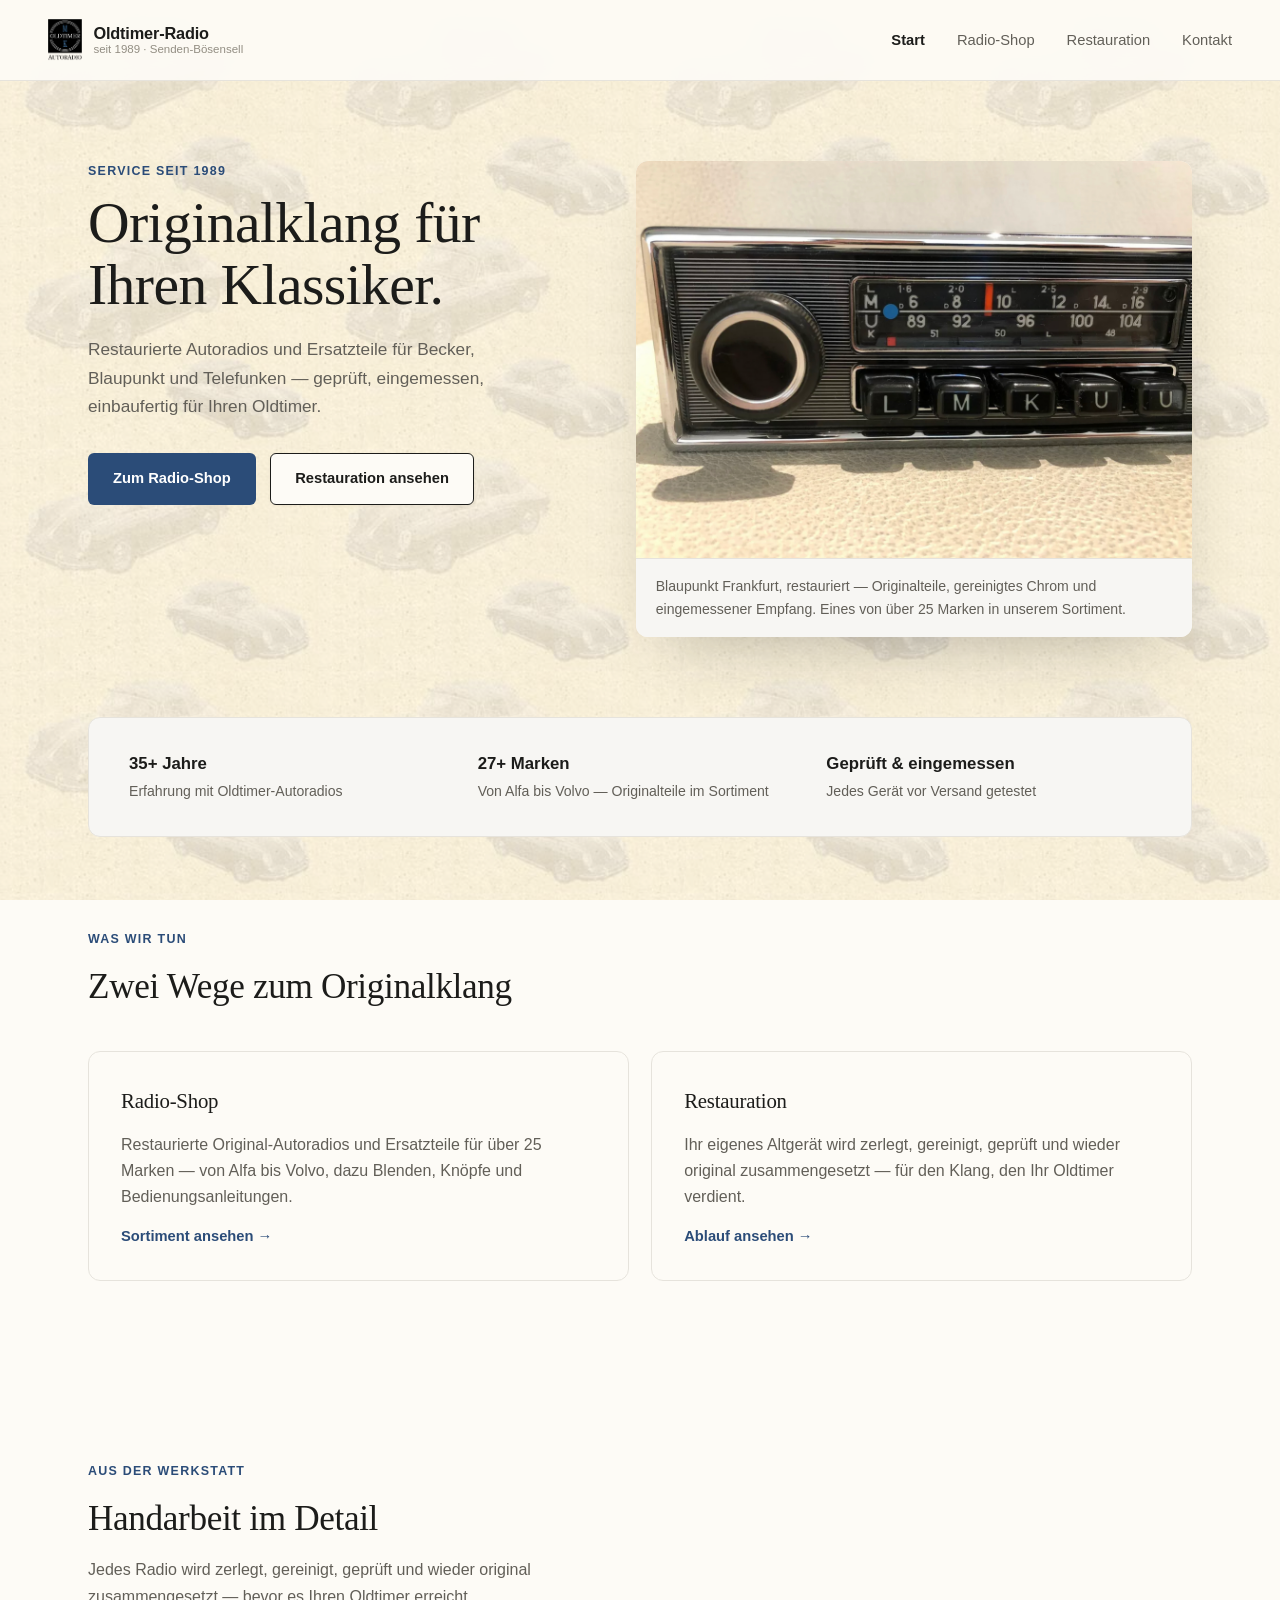
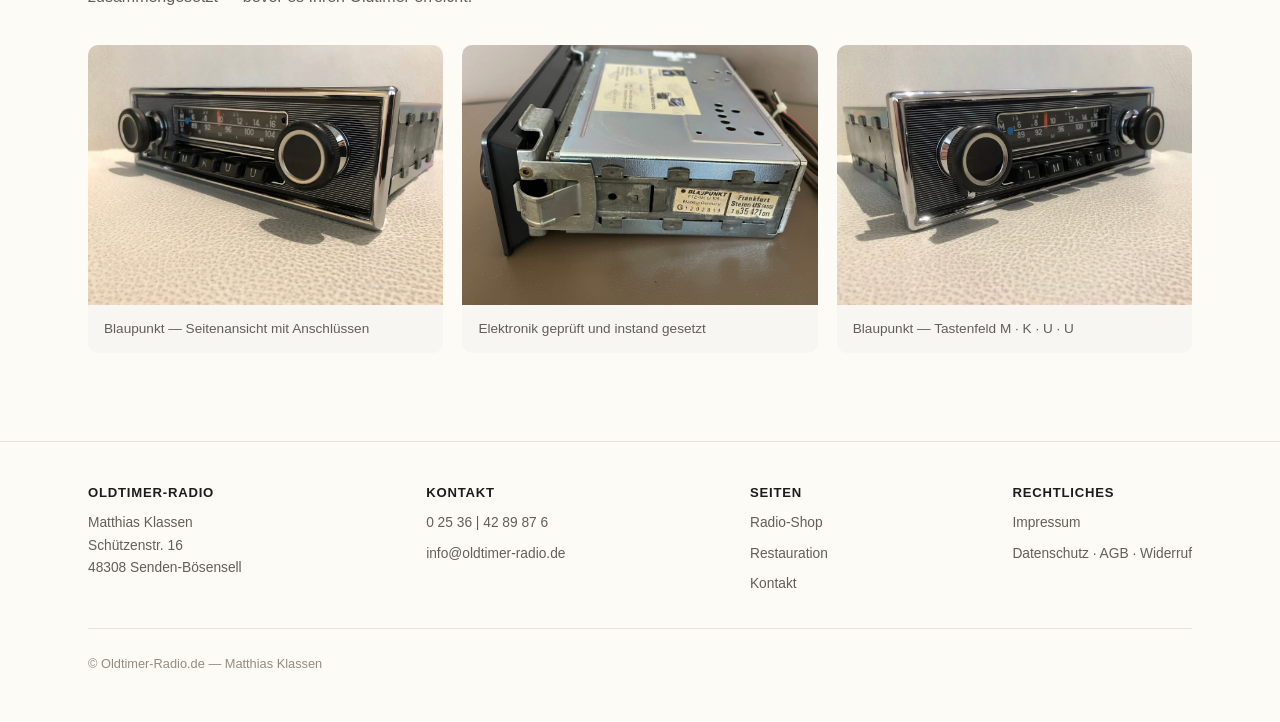
<file: index.html>
<!DOCTYPE html>
<html lang="de">
<head>
<meta charset="UTF-8">
<title>Oldtimer-Radio.de — Autoradios mit Geschichte</title>
<meta name="viewport" content="width=device-width, initial-scale=1.0">
<meta name="description" content="Der freundliche Service rund um das Oldtimer-Autoradio: originale Radios, Ersatzteile und liebevolle Restauration für Becker, Blaupunkt, Telefunken und viele mehr.">
<link rel="stylesheet" href="css/site.css">
</head>
<body>

<nav class="nav">
  <a class="brand" href="index.html">
    <img src="images/logo-mk.png" alt="Oldtimer-Radio Logo">
    <span class="brand-text"><strong>Oldtimer-Radio</strong><span>seit 1989 · Senden-Bösensell</span></span>
  </a>
  <ul class="navlinks">
    <li><a href="index.html" aria-current="page">Start</a></li>
    <li><a href="shop.html">Radio-Shop</a></li>
    <li><a href="restauration.html">Restauration</a></li>
    <li><a href="kontakt.html">Kontakt</a></li>
  </ul>
</nav>

<div class="wrap">
  <section class="hero">
    <div class="hero-grid">
      <div>
        <div class="eyebrow">Service seit 1989</div>
        <h1>Originalklang für Ihren Klassiker.</h1>
        <p class="lede">Restaurierte Autoradios und Ersatzteile für Becker, Blaupunkt und Telefunken — geprüft, eingemessen, einbaufertig für Ihren Oldtimer.</p>
        <div class="btnrow">
          <a class="btn primary" href="shop.html">Zum Radio-Shop</a>
          <a class="btn ghost" href="restauration.html">Restauration ansehen</a>
        </div>
      </div>
      <figure class="hero-figure">
        <img class="hero-photo" src="images/produkte/becker-hero.jpg" alt="Restauriertes Blaupunkt Autoradio, Chrom und Cremeton, Frontansicht schräg">
        <figcaption class="hero-caption">Blaupunkt Frankfurt, restauriert — Originalteile, gereinigtes Chrom und eingemessener Empfang. Eines von über 25 Marken in unserem Sortiment.</figcaption>
      </figure>
    </div>

    <div class="facts">
      <div class="fact"><strong>35+ Jahre</strong><span>Erfahrung mit Oldtimer-Autoradios</span></div>
      <div class="fact"><strong>27+ Marken</strong><span>Von Alfa bis Volvo — Original­teile im Sortiment</span></div>
      <div class="fact"><strong>Geprüft & eingemessen</strong><span>Jedes Gerät vor Versand getestet</span></div>
    </div>
  </section>

  <section class="block">
    <div class="section-head">
      <span class="eyebrow">Was wir tun</span>
      <h2>Zwei Wege zum Originalklang</h2>
    </div>
    <div class="teaser-grid">
      <div class="teaser-card">
        <h3>Radio-Shop</h3>
        <p>Restaurierte Original-Autoradios und Ersatzteile für über 25 Marken — von Alfa bis Volvo, dazu Blenden, Knöpfe und Bedienungsanleitungen.</p>
        <a href="shop.html">Sortiment ansehen →</a>
      </div>
      <div class="teaser-card">
        <h3>Restauration</h3>
        <p>Ihr eigenes Altgerät wird zerlegt, gereinigt, geprüft und wieder original zusammengesetzt — für den Klang, den Ihr Oldtimer verdient.</p>
        <a href="restauration.html">Ablauf ansehen →</a>
      </div>
    </div>
  </section>

  <section class="block">
    <div class="section-head">
      <span class="eyebrow">Aus der Werkstatt</span>
      <h2>Handarbeit im Detail</h2>
      <p>Jedes Radio wird zerlegt, gereinigt, geprüft und wieder original zusammengesetzt — bevor es Ihren Oldtimer erreicht.</p>
    </div>
    <div class="gallery-grid">
      <figure>
        <img src="images/produkte/blaupunkt-seite.jpg" alt="Blaupunkt Autoradio seitlich fotografiert">
        <figcaption>Blaupunkt — Seitenansicht mit Anschlüssen</figcaption>
      </figure>
      <figure>
        <img src="images/produkte/blaupunkt-technik.jpg" alt="Blaupunkt Autoradio, Rückansicht mit Typenschild und Anschlüssen">
        <figcaption>Elektronik geprüft und instand gesetzt</figcaption>
      </figure>
      <figure>
        <img src="images/produkte/blaupunkt-detail.jpg" alt="Blaupunkt Autoradio, Nahaufnahme Tastenfeld und Skala">
        <figcaption>Blaupunkt — Tastenfeld M · K · U · U</figcaption>
      </figure>
    </div>
  </section>
</div>

<footer>
  <div class="wrap">
    <div class="footer-row">
      <div class="footer-col">
        <strong>Oldtimer-Radio</strong>
        <span>Matthias Klassen<br>Schützenstr. 16<br>48308 Senden-Bösensell</span>
      </div>
      <div class="footer-col">
        <strong>Kontakt</strong>
        <a href="tel:+4925364289876">0 25 36 | 42 89 87 6</a>
        <a href="mailto:info@oldtimer-radio.de">info@oldtimer-radio.de</a>
      </div>
      <div class="footer-col">
        <strong>Seiten</strong>
        <a href="shop.html">Radio-Shop</a>
        <a href="restauration.html">Restauration</a>
        <a href="kontakt.html">Kontakt</a>
      </div>
      <div class="footer-col">
        <strong>Rechtliches</strong>
        <a href="impressum.html">Impressum</a>
        <a href="gesetzliches.html">Datenschutz · AGB · Widerruf</a>
      </div>
    </div>
    <div class="footer-bottom">© Oldtimer-Radio.de — Matthias Klassen</div>
  </div>
</footer>

</body>
</html>
</file>
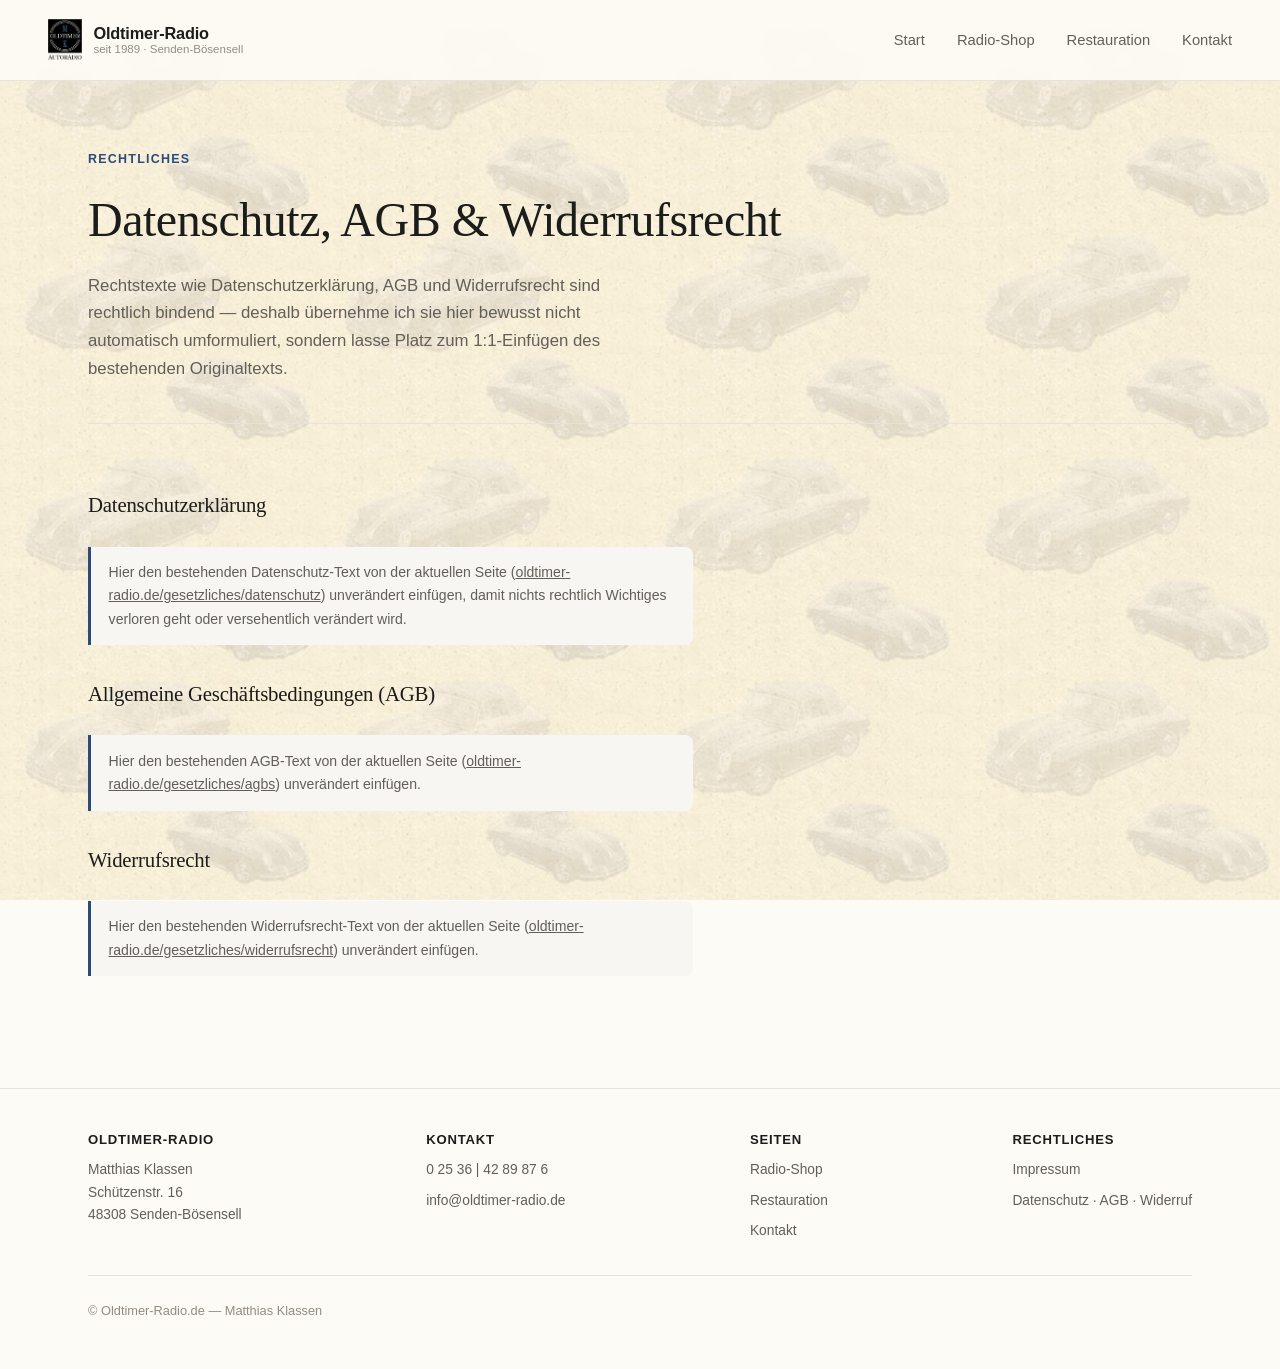
<file: gesetzliches.html>
<!DOCTYPE html>
<html lang="de">
<head>
<meta charset="UTF-8">
<title>Datenschutz, AGB & Widerrufsrecht — Oldtimer-Radio.de</title>
<meta name="viewport" content="width=device-width, initial-scale=1.0">
<link rel="stylesheet" href="css/site.css">
</head>
<body>

<nav class="nav">
  <a class="brand" href="index.html">
    <img src="images/logo-mk.png" alt="Oldtimer-Radio Logo">
    <span class="brand-text"><strong>Oldtimer-Radio</strong><span>seit 1989 · Senden-Bösensell</span></span>
  </a>
  <ul class="navlinks">
    <li><a href="index.html">Start</a></li>
    <li><a href="shop.html">Radio-Shop</a></li>
    <li><a href="restauration.html">Restauration</a></li>
    <li><a href="kontakt.html">Kontakt</a></li>
  </ul>
</nav>

<div class="wrap">
  <header class="page-header">
    <span class="eyebrow">Rechtliches</span>
    <h1>Datenschutz, AGB & Widerrufsrecht</h1>
    <p>Rechtstexte wie Datenschutzerklärung, AGB und Widerrufsrecht sind rechtlich bindend — deshalb übernehme ich sie hier bewusst nicht automatisch umformuliert, sondern lasse Platz zum 1:1-Einfügen des bestehenden Originaltexts.</p>
  </header>

  <section class="block legal" style="padding-top:0">
    <h2>Datenschutzerklärung</h2>
    <div class="placeholder-note">Hier den bestehenden Datenschutz-Text von der aktuellen Seite (<a href="https://oldtimer-radio.de/gesetzliches/datenschutz/" target="_blank" rel="noopener">oldtimer-radio.de/gesetzliches/datenschutz</a>) unverändert einfügen, damit nichts rechtlich Wichtiges verloren geht oder versehentlich verändert wird.</div>

    <h2>Allgemeine Geschäftsbedingungen (AGB)</h2>
    <div class="placeholder-note">Hier den bestehenden AGB-Text von der aktuellen Seite (<a href="https://oldtimer-radio.de/gesetzliches/agbs/" target="_blank" rel="noopener">oldtimer-radio.de/gesetzliches/agbs</a>) unverändert einfügen.</div>

    <h2>Widerrufsrecht</h2>
    <div class="placeholder-note">Hier den bestehenden Widerrufsrecht-Text von der aktuellen Seite (<a href="https://oldtimer-radio.de/gesetzliches/widerrufsrecht/" target="_blank" rel="noopener">oldtimer-radio.de/gesetzliches/widerrufsrecht</a>) unverändert einfügen.</div>
  </section>
</div>

<footer>
  <div class="wrap">
    <div class="footer-row">
      <div class="footer-col">
        <strong>Oldtimer-Radio</strong>
        <span>Matthias Klassen<br>Schützenstr. 16<br>48308 Senden-Bösensell</span>
      </div>
      <div class="footer-col">
        <strong>Kontakt</strong>
        <a href="tel:+4925364289876">0 25 36 | 42 89 87 6</a>
        <a href="mailto:info@oldtimer-radio.de">info@oldtimer-radio.de</a>
      </div>
      <div class="footer-col">
        <strong>Seiten</strong>
        <a href="shop.html">Radio-Shop</a>
        <a href="restauration.html">Restauration</a>
        <a href="kontakt.html">Kontakt</a>
      </div>
      <div class="footer-col">
        <strong>Rechtliches</strong>
        <a href="impressum.html">Impressum</a>
        <a href="gesetzliches.html">Datenschutz · AGB · Widerruf</a>
      </div>
    </div>
    <div class="footer-bottom">© Oldtimer-Radio.de — Matthias Klassen</div>
  </div>
</footer>

</body>
</html>
</file>
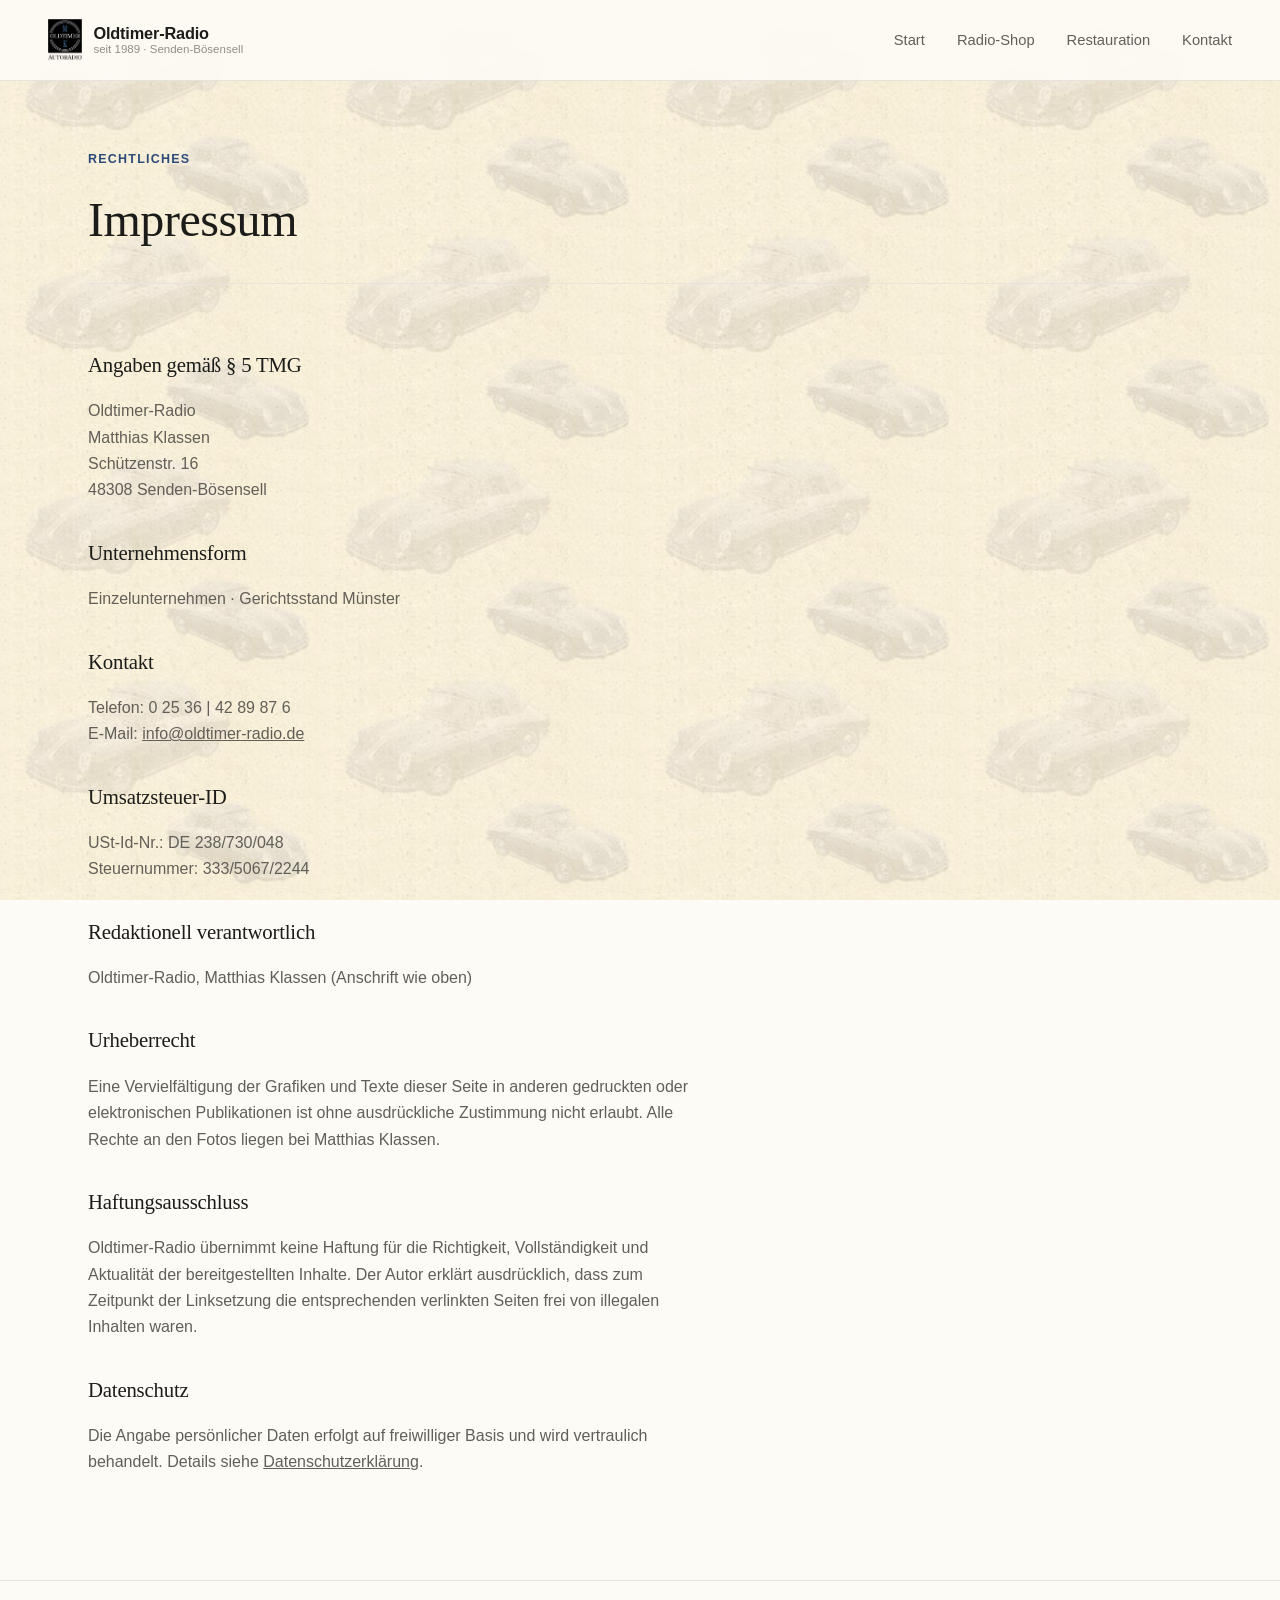
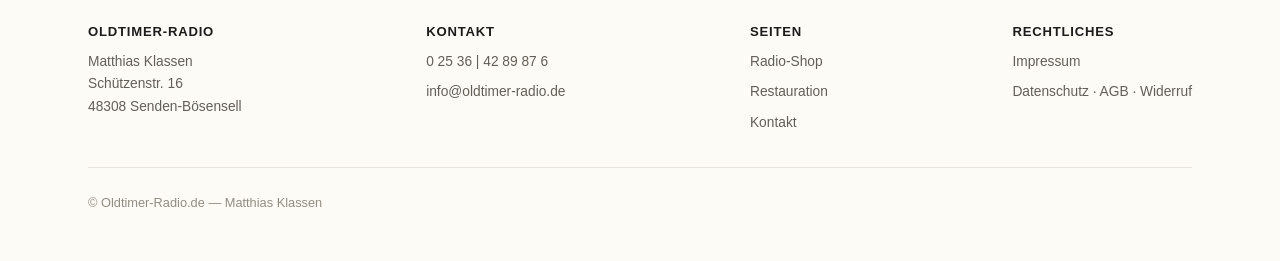
<file: impressum.html>
<!DOCTYPE html>
<html lang="de">
<head>
<meta charset="UTF-8">
<title>Impressum — Oldtimer-Radio.de</title>
<meta name="viewport" content="width=device-width, initial-scale=1.0">
<link rel="stylesheet" href="css/site.css">
</head>
<body>

<nav class="nav">
  <a class="brand" href="index.html">
    <img src="images/logo-mk.png" alt="Oldtimer-Radio Logo">
    <span class="brand-text"><strong>Oldtimer-Radio</strong><span>seit 1989 · Senden-Bösensell</span></span>
  </a>
  <ul class="navlinks">
    <li><a href="index.html">Start</a></li>
    <li><a href="shop.html">Radio-Shop</a></li>
    <li><a href="restauration.html">Restauration</a></li>
    <li><a href="kontakt.html">Kontakt</a></li>
  </ul>
</nav>

<div class="wrap">
  <header class="page-header">
    <span class="eyebrow">Rechtliches</span>
    <h1>Impressum</h1>
  </header>

  <section class="block legal" style="padding-top:0">
    <h2>Angaben gemäß § 5 TMG</h2>
    <p>
      Oldtimer-Radio<br>
      Matthias Klassen<br>
      Schützenstr. 16<br>
      48308 Senden-Bösensell
    </p>

    <h2>Unternehmensform</h2>
    <p>Einzelunternehmen · Gerichtsstand Münster</p>

    <h2>Kontakt</h2>
    <p>
      Telefon: 0 25 36 | 42 89 87 6<br>
      E-Mail: <a href="mailto:info@oldtimer-radio.de">info@oldtimer-radio.de</a>
    </p>

    <h2>Umsatzsteuer-ID</h2>
    <p>USt-Id-Nr.: DE 238/730/048<br>Steuernummer: 333/5067/2244</p>

    <h2>Redaktionell verantwortlich</h2>
    <p>Oldtimer-Radio, Matthias Klassen (Anschrift wie oben)</p>

    <h2>Urheberrecht</h2>
    <p>Eine Vervielfältigung der Grafiken und Texte dieser Seite in anderen gedruckten oder elektronischen Publikationen ist ohne ausdrückliche Zustimmung nicht erlaubt. Alle Rechte an den Fotos liegen bei Matthias Klassen.</p>

    <h2>Haftungsausschluss</h2>
    <p>Oldtimer-Radio übernimmt keine Haftung für die Richtigkeit, Vollständigkeit und Aktualität der bereitgestellten Inhalte. Der Autor erklärt ausdrücklich, dass zum Zeitpunkt der Linksetzung die entsprechenden verlinkten Seiten frei von illegalen Inhalten waren.</p>

    <h2>Datenschutz</h2>
    <p>Die Angabe persönlicher Daten erfolgt auf freiwilliger Basis und wird vertraulich behandelt. Details siehe <a href="gesetzliches.html">Datenschutzerklärung</a>.</p>
  </section>
</div>

<footer>
  <div class="wrap">
    <div class="footer-row">
      <div class="footer-col">
        <strong>Oldtimer-Radio</strong>
        <span>Matthias Klassen<br>Schützenstr. 16<br>48308 Senden-Bösensell</span>
      </div>
      <div class="footer-col">
        <strong>Kontakt</strong>
        <a href="tel:+4925364289876">0 25 36 | 42 89 87 6</a>
        <a href="mailto:info@oldtimer-radio.de">info@oldtimer-radio.de</a>
      </div>
      <div class="footer-col">
        <strong>Seiten</strong>
        <a href="shop.html">Radio-Shop</a>
        <a href="restauration.html">Restauration</a>
        <a href="kontakt.html">Kontakt</a>
      </div>
      <div class="footer-col">
        <strong>Rechtliches</strong>
        <a href="impressum.html">Impressum</a>
        <a href="gesetzliches.html">Datenschutz · AGB · Widerruf</a>
      </div>
    </div>
    <div class="footer-bottom">© Oldtimer-Radio.de — Matthias Klassen</div>
  </div>
</footer>

</body>
</html>
</file>
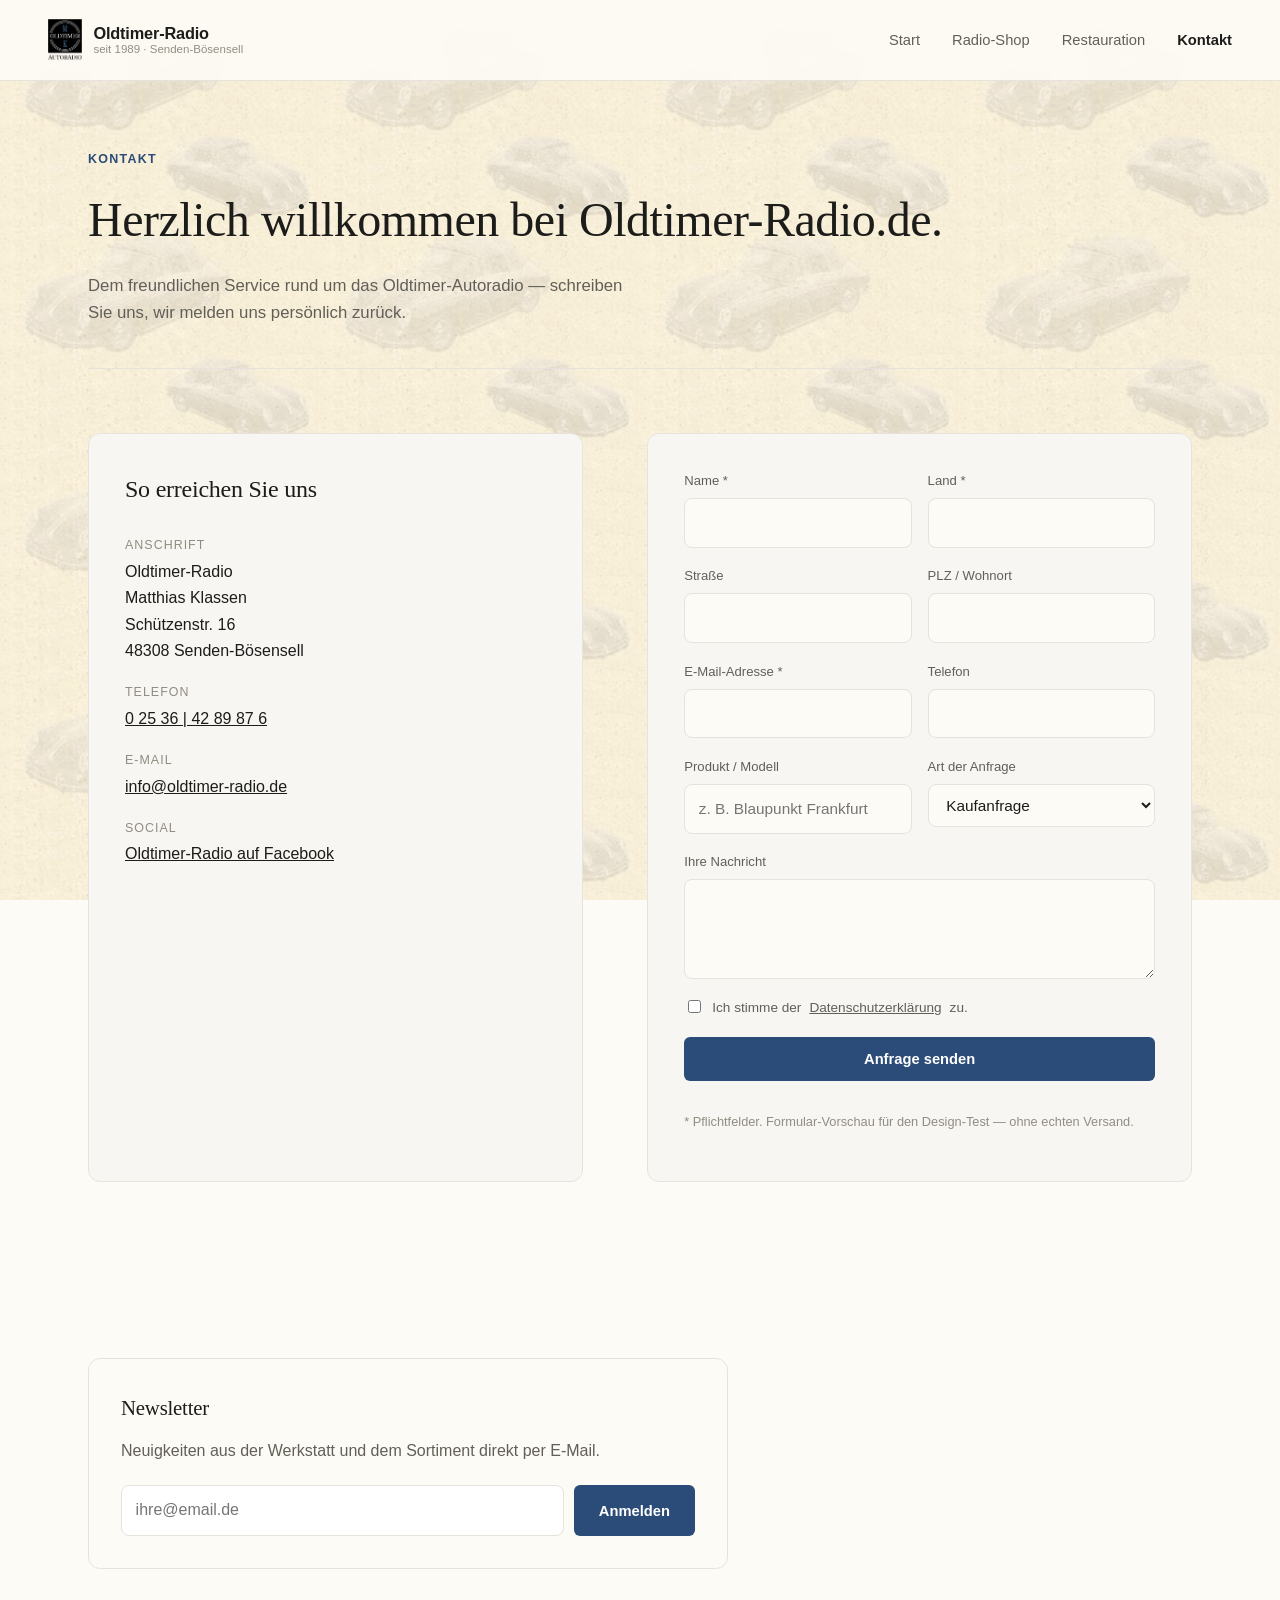
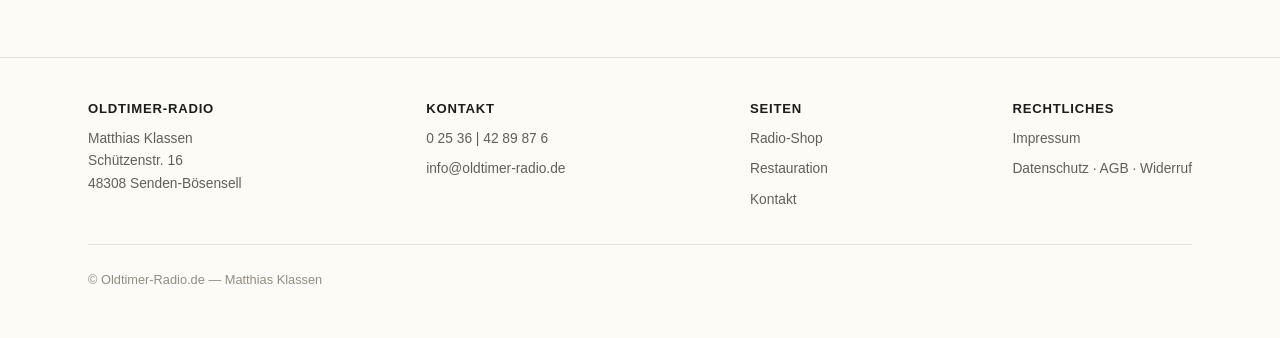
<file: kontakt.html>
<!DOCTYPE html>
<html lang="de">
<head>
<meta charset="UTF-8">
<title>Kontakt — Oldtimer-Radio.de</title>
<meta name="viewport" content="width=device-width, initial-scale=1.0">
<meta name="description" content="Kontaktieren Sie Oldtimer-Radio.de — Matthias Klassen, Senden-Bösensell.">
<link rel="stylesheet" href="css/site.css">
</head>
<body>

<nav class="nav">
  <a class="brand" href="index.html">
    <img src="images/logo-mk.png" alt="Oldtimer-Radio Logo">
    <span class="brand-text"><strong>Oldtimer-Radio</strong><span>seit 1989 · Senden-Bösensell</span></span>
  </a>
  <ul class="navlinks">
    <li><a href="index.html">Start</a></li>
    <li><a href="shop.html">Radio-Shop</a></li>
    <li><a href="restauration.html">Restauration</a></li>
    <li><a href="kontakt.html" aria-current="page">Kontakt</a></li>
  </ul>
</nav>

<div class="wrap">
  <header class="page-header">
    <span class="eyebrow">Kontakt</span>
    <h1>Herzlich willkommen bei Oldtimer-Radio.de.</h1>
    <p>Dem freundlichen Service rund um das Oldtimer-Autoradio — schreiben Sie uns, wir melden uns persönlich zurück.</p>
  </header>

  <section class="block" style="padding-top:0">
    <div class="contact-grid">
      <div class="contact-info panel">
        <h2>So erreichen Sie uns</h2>
        <dl>
          <div><dt>Anschrift</dt><dd>Oldtimer-Radio<br>Matthias Klassen<br>Schützenstr. 16<br>48308 Senden-Bösensell</dd></div>
          <div><dt>Telefon</dt><dd><a href="tel:+4925364289876">0 25 36 | 42 89 87 6</a></dd></div>
          <div><dt>E-Mail</dt><dd><a href="mailto:info@oldtimer-radio.de">info@oldtimer-radio.de</a></dd></div>
          <div><dt>Social</dt><dd><a href="#" rel="noopener">Oldtimer-Radio auf Facebook</a></dd></div>
        </dl>
      </div>

      <form class="contact-form" onsubmit="return false;">
        <div class="form-row">
          <div class="field"><label for="f-name">Name *</label><input id="f-name" type="text" required></div>
          <div class="field"><label for="f-land">Land *</label><input id="f-land" type="text" required></div>
        </div>
        <div class="form-row">
          <div class="field"><label for="f-strasse">Straße</label><input id="f-strasse" type="text"></div>
          <div class="field"><label for="f-plz">PLZ / Wohnort</label><input id="f-plz" type="text"></div>
        </div>
        <div class="form-row">
          <div class="field"><label for="f-mail">E-Mail-Adresse *</label><input id="f-mail" type="email" required></div>
          <div class="field"><label for="f-tel">Telefon</label><input id="f-tel" type="tel"></div>
        </div>
        <div class="form-row">
          <div class="field"><label for="f-produkt">Produkt / Modell</label><input id="f-produkt" type="text" placeholder="z. B. Blaupunkt Frankfurt"></div>
          <div class="field">
            <label for="f-art">Art der Anfrage</label>
            <select id="f-art">
              <option>Kaufanfrage</option>
              <option>Restauration</option>
              <option>Ersatzteile</option>
              <option>Sonstiges</option>
            </select>
          </div>
        </div>
        <div class="field"><label for="f-msg">Ihre Nachricht</label><textarea id="f-msg" required></textarea></div>
        <label style="display:flex; gap:0.5rem; align-items:flex-start; font-size:0.85rem; color:var(--ink-soft)">
          <input type="checkbox" required style="margin-top:0.2rem">
          Ich stimme der <a href="gesetzliches.html">Datenschutzerklärung</a> zu.
        </label>
        <button class="btn primary" type="submit">Anfrage senden</button>
        <p class="form-note">* Pflichtfelder. Formular-Vorschau für den Design-Test — ohne echten Versand.</p>
      </form>
    </div>
  </section>

  <section class="block">
    <div class="teaser-card" style="max-width:640px">
      <h3>Newsletter</h3>
      <p>Neuigkeiten aus der Werkstatt und dem Sortiment direkt per E-Mail.</p>
      <form onsubmit="return false;" style="display:flex; gap:0.6rem; margin-top:0.5rem; flex-wrap:wrap">
        <input type="email" placeholder="ihre@email.de" required style="flex:1; min-width:200px; padding:0.7rem 0.85rem; border-radius:8px; border:1px solid var(--line); font:inherit;">
        <button class="btn primary" type="submit">Anmelden</button>
      </form>
    </div>
  </section>
</div>

<footer>
  <div class="wrap">
    <div class="footer-row">
      <div class="footer-col">
        <strong>Oldtimer-Radio</strong>
        <span>Matthias Klassen<br>Schützenstr. 16<br>48308 Senden-Bösensell</span>
      </div>
      <div class="footer-col">
        <strong>Kontakt</strong>
        <a href="tel:+4925364289876">0 25 36 | 42 89 87 6</a>
        <a href="mailto:info@oldtimer-radio.de">info@oldtimer-radio.de</a>
      </div>
      <div class="footer-col">
        <strong>Seiten</strong>
        <a href="shop.html">Radio-Shop</a>
        <a href="restauration.html">Restauration</a>
        <a href="kontakt.html">Kontakt</a>
      </div>
      <div class="footer-col">
        <strong>Rechtliches</strong>
        <a href="impressum.html">Impressum</a>
        <a href="gesetzliches.html">Datenschutz · AGB · Widerruf</a>
      </div>
    </div>
    <div class="footer-bottom">© Oldtimer-Radio.de — Matthias Klassen</div>
  </div>
</footer>

</body>
</html>
</file>
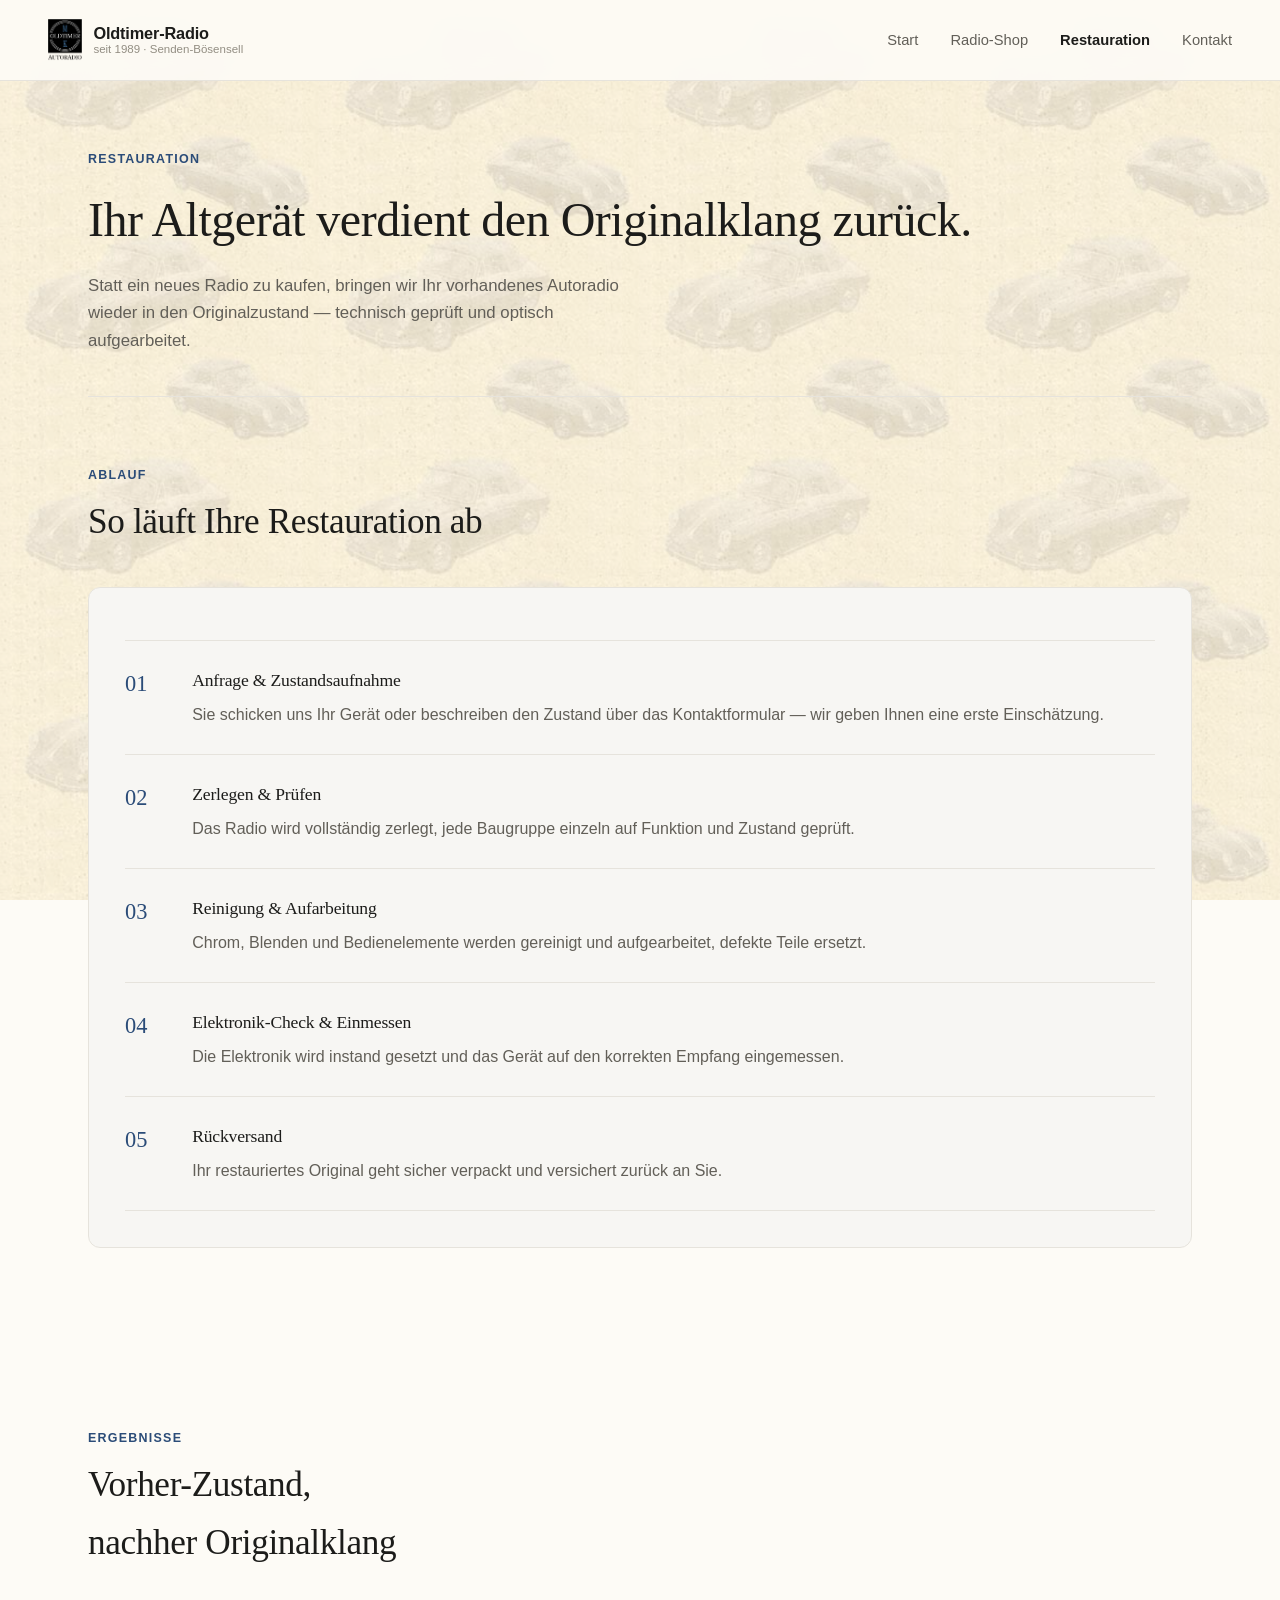
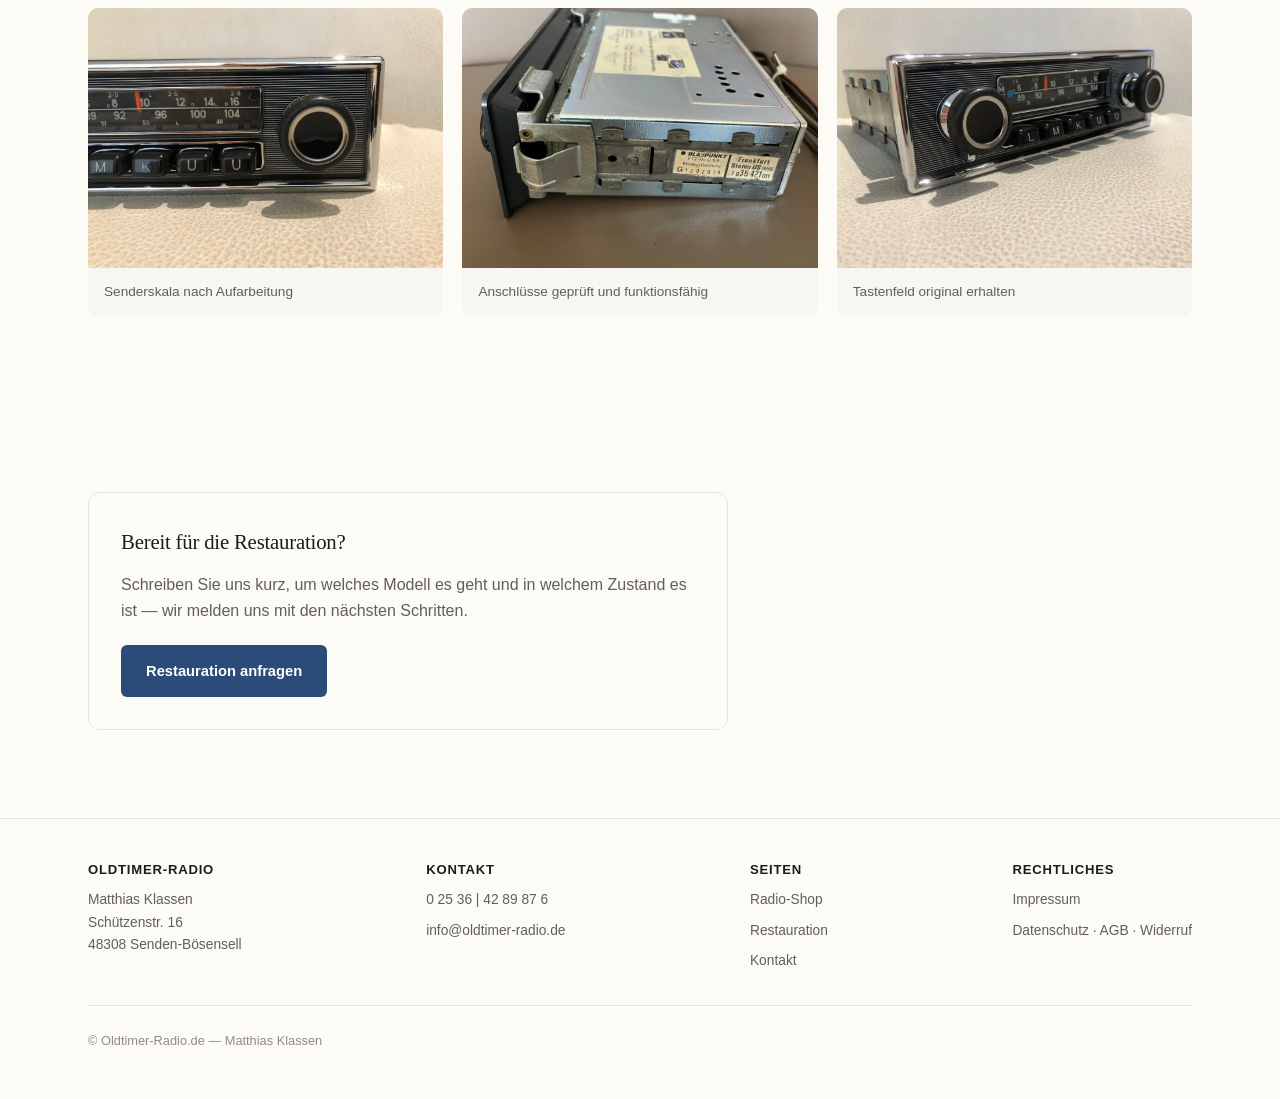
<file: restauration.html>
<!DOCTYPE html>
<html lang="de">
<head>
<meta charset="UTF-8">
<title>Restauration — Oldtimer-Radio.de</title>
<meta name="viewport" content="width=device-width, initial-scale=1.0">
<meta name="description" content="Restauration Ihres Oldtimer-Autoradios: zerlegt, geprüft, gereinigt und original wieder aufgebaut.">
<link rel="stylesheet" href="css/site.css">
</head>
<body>

<nav class="nav">
  <a class="brand" href="index.html">
    <img src="images/logo-mk.png" alt="Oldtimer-Radio Logo">
    <span class="brand-text"><strong>Oldtimer-Radio</strong><span>seit 1989 · Senden-Bösensell</span></span>
  </a>
  <ul class="navlinks">
    <li><a href="index.html">Start</a></li>
    <li><a href="shop.html">Radio-Shop</a></li>
    <li><a href="restauration.html" aria-current="page">Restauration</a></li>
    <li><a href="kontakt.html">Kontakt</a></li>
  </ul>
</nav>

<div class="wrap">
  <header class="page-header">
    <span class="eyebrow">Restauration</span>
    <h1>Ihr Altgerät verdient den Originalklang zurück.</h1>
    <p>Statt ein neues Radio zu kaufen, bringen wir Ihr vorhandenes Autoradio wieder in den Originalzustand — technisch geprüft und optisch aufgearbeitet.</p>
  </header>

  <section class="block" style="padding-top:0">
    <div class="section-head">
      <span class="eyebrow">Ablauf</span>
      <h2>So läuft Ihre Restauration ab</h2>
    </div>
    <div class="panel">
      <div class="steps">
        <div class="step">
          <span class="step-num">01</span>
          <div><h3>Anfrage & Zustandsaufnahme</h3><p>Sie schicken uns Ihr Gerät oder beschreiben den Zustand über das Kontaktformular — wir geben Ihnen eine erste Einschätzung.</p></div>
        </div>
        <div class="step">
          <span class="step-num">02</span>
          <div><h3>Zerlegen & Prüfen</h3><p>Das Radio wird vollständig zerlegt, jede Baugruppe einzeln auf Funktion und Zustand geprüft.</p></div>
        </div>
        <div class="step">
          <span class="step-num">03</span>
          <div><h3>Reinigung & Aufarbeitung</h3><p>Chrom, Blenden und Bedienelemente werden gereinigt und aufgearbeitet, defekte Teile ersetzt.</p></div>
        </div>
        <div class="step">
          <span class="step-num">04</span>
          <div><h3>Elektronik-Check & Einmessen</h3><p>Die Elektronik wird instand gesetzt und das Gerät auf den korrekten Empfang eingemessen.</p></div>
        </div>
        <div class="step">
          <span class="step-num">05</span>
          <div><h3>Rückversand</h3><p>Ihr restauriertes Original geht sicher verpackt und versichert zurück an Sie.</p></div>
        </div>
      </div>
    </div>
  </section>

  <section class="block">
    <div class="section-head">
      <span class="eyebrow">Ergebnisse</span>
      <h2>Vorher-Zustand, nachher Originalklang</h2>
    </div>
    <div class="gallery-grid">
      <figure>
        <img src="images/produkte/blaupunkt-front.jpg" alt="Blaupunkt Autoradio, Nahaufnahme Senderskala und Drehknopf">
        <figcaption>Senderskala nach Aufarbeitung</figcaption>
      </figure>
      <figure>
        <img src="images/produkte/blaupunkt-technik.jpg" alt="Blaupunkt Autoradio, Rückansicht mit Typenschild und Anschlüssen">
        <figcaption>Anschlüsse geprüft und funktionsfähig</figcaption>
      </figure>
      <figure>
        <img src="images/produkte/blaupunkt-detail.jpg" alt="Blaupunkt Autoradio, Nahaufnahme Tastenfeld und Skala">
        <figcaption>Tastenfeld original erhalten</figcaption>
      </figure>
    </div>
  </section>

  <section class="block">
    <div class="teaser-card" style="max-width:640px">
      <h3>Bereit für die Restauration?</h3>
      <p>Schreiben Sie uns kurz, um welches Modell es geht und in welchem Zustand es ist — wir melden uns mit den nächsten Schritten.</p>
      <div class="btnrow" style="margin-top:0.5rem">
        <a class="btn primary" href="kontakt.html">Restauration anfragen</a>
      </div>
    </div>
  </section>
</div>

<footer>
  <div class="wrap">
    <div class="footer-row">
      <div class="footer-col">
        <strong>Oldtimer-Radio</strong>
        <span>Matthias Klassen<br>Schützenstr. 16<br>48308 Senden-Bösensell</span>
      </div>
      <div class="footer-col">
        <strong>Kontakt</strong>
        <a href="tel:+4925364289876">0 25 36 | 42 89 87 6</a>
        <a href="mailto:info@oldtimer-radio.de">info@oldtimer-radio.de</a>
      </div>
      <div class="footer-col">
        <strong>Seiten</strong>
        <a href="shop.html">Radio-Shop</a>
        <a href="restauration.html">Restauration</a>
        <a href="kontakt.html">Kontakt</a>
      </div>
      <div class="footer-col">
        <strong>Rechtliches</strong>
        <a href="impressum.html">Impressum</a>
        <a href="gesetzliches.html">Datenschutz · AGB · Widerruf</a>
      </div>
    </div>
    <div class="footer-bottom">© Oldtimer-Radio.de — Matthias Klassen</div>
  </div>
</footer>

</body>
</html>
</file>
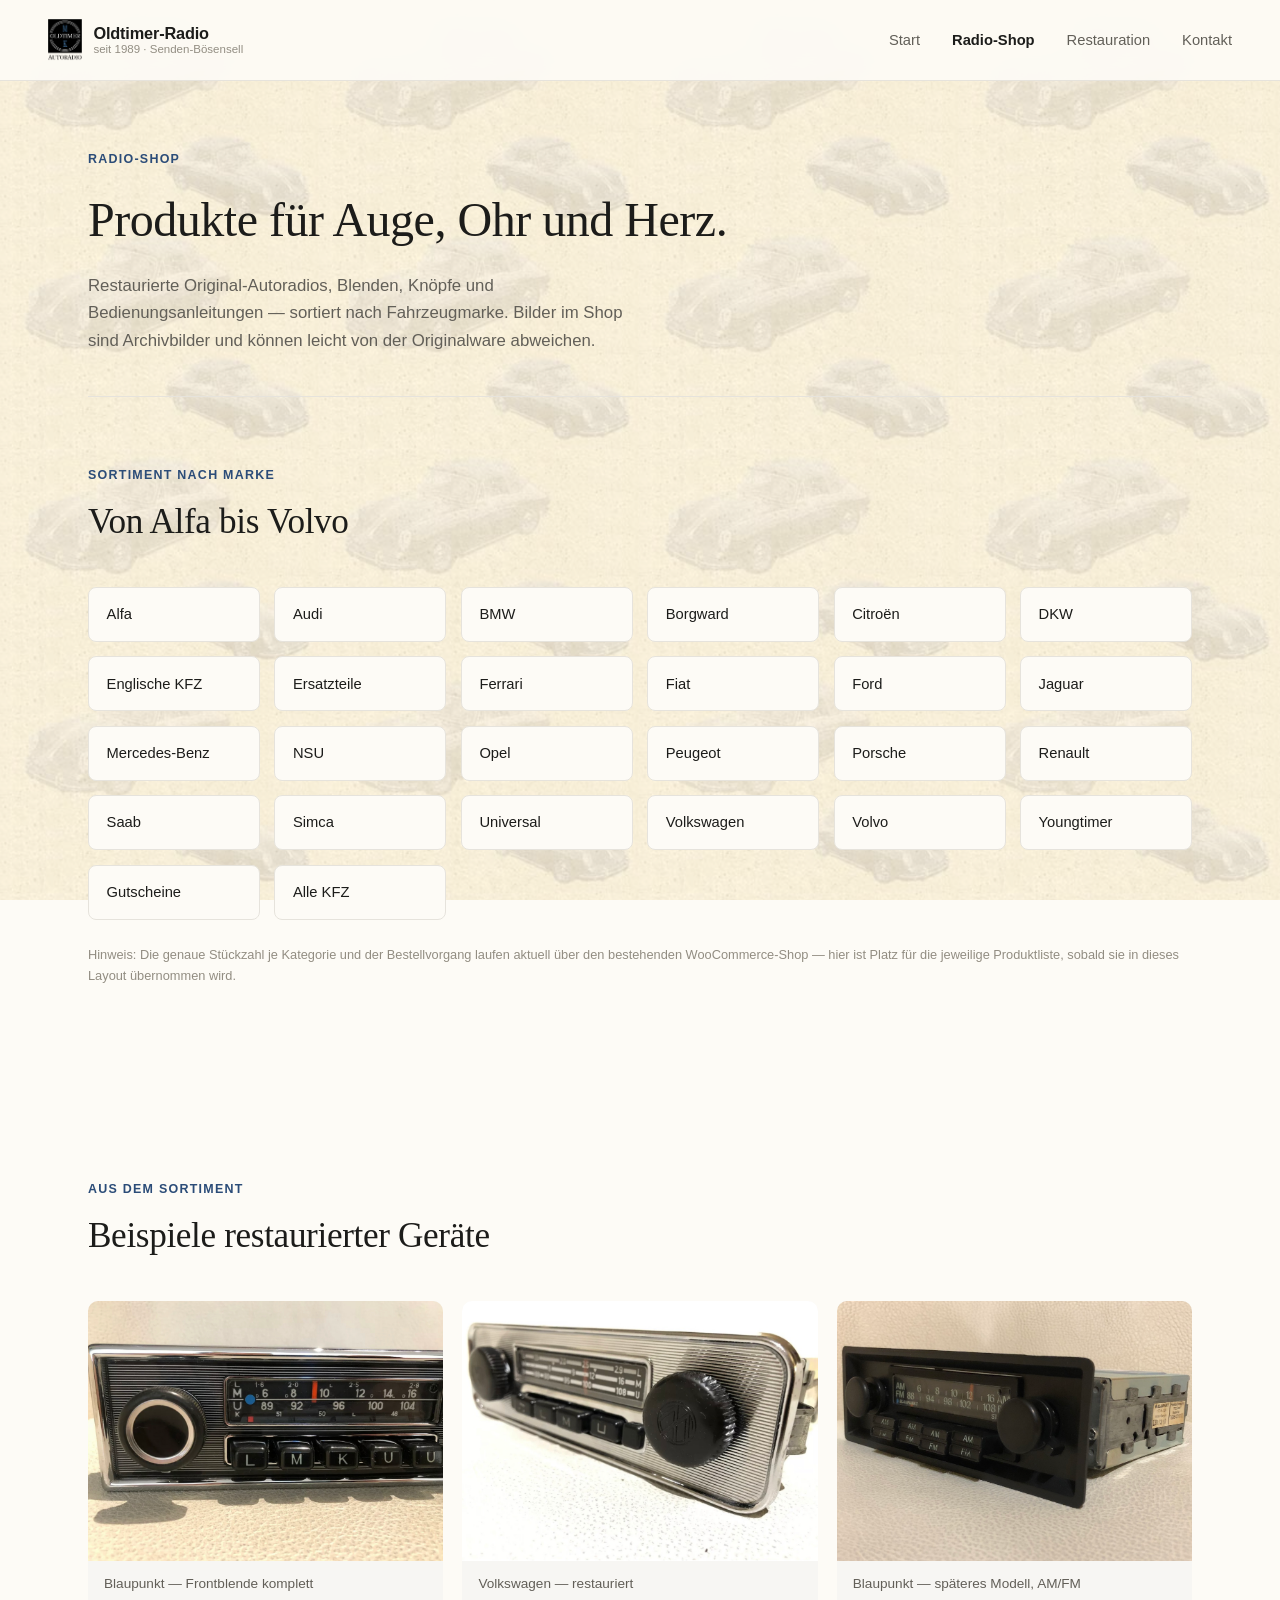
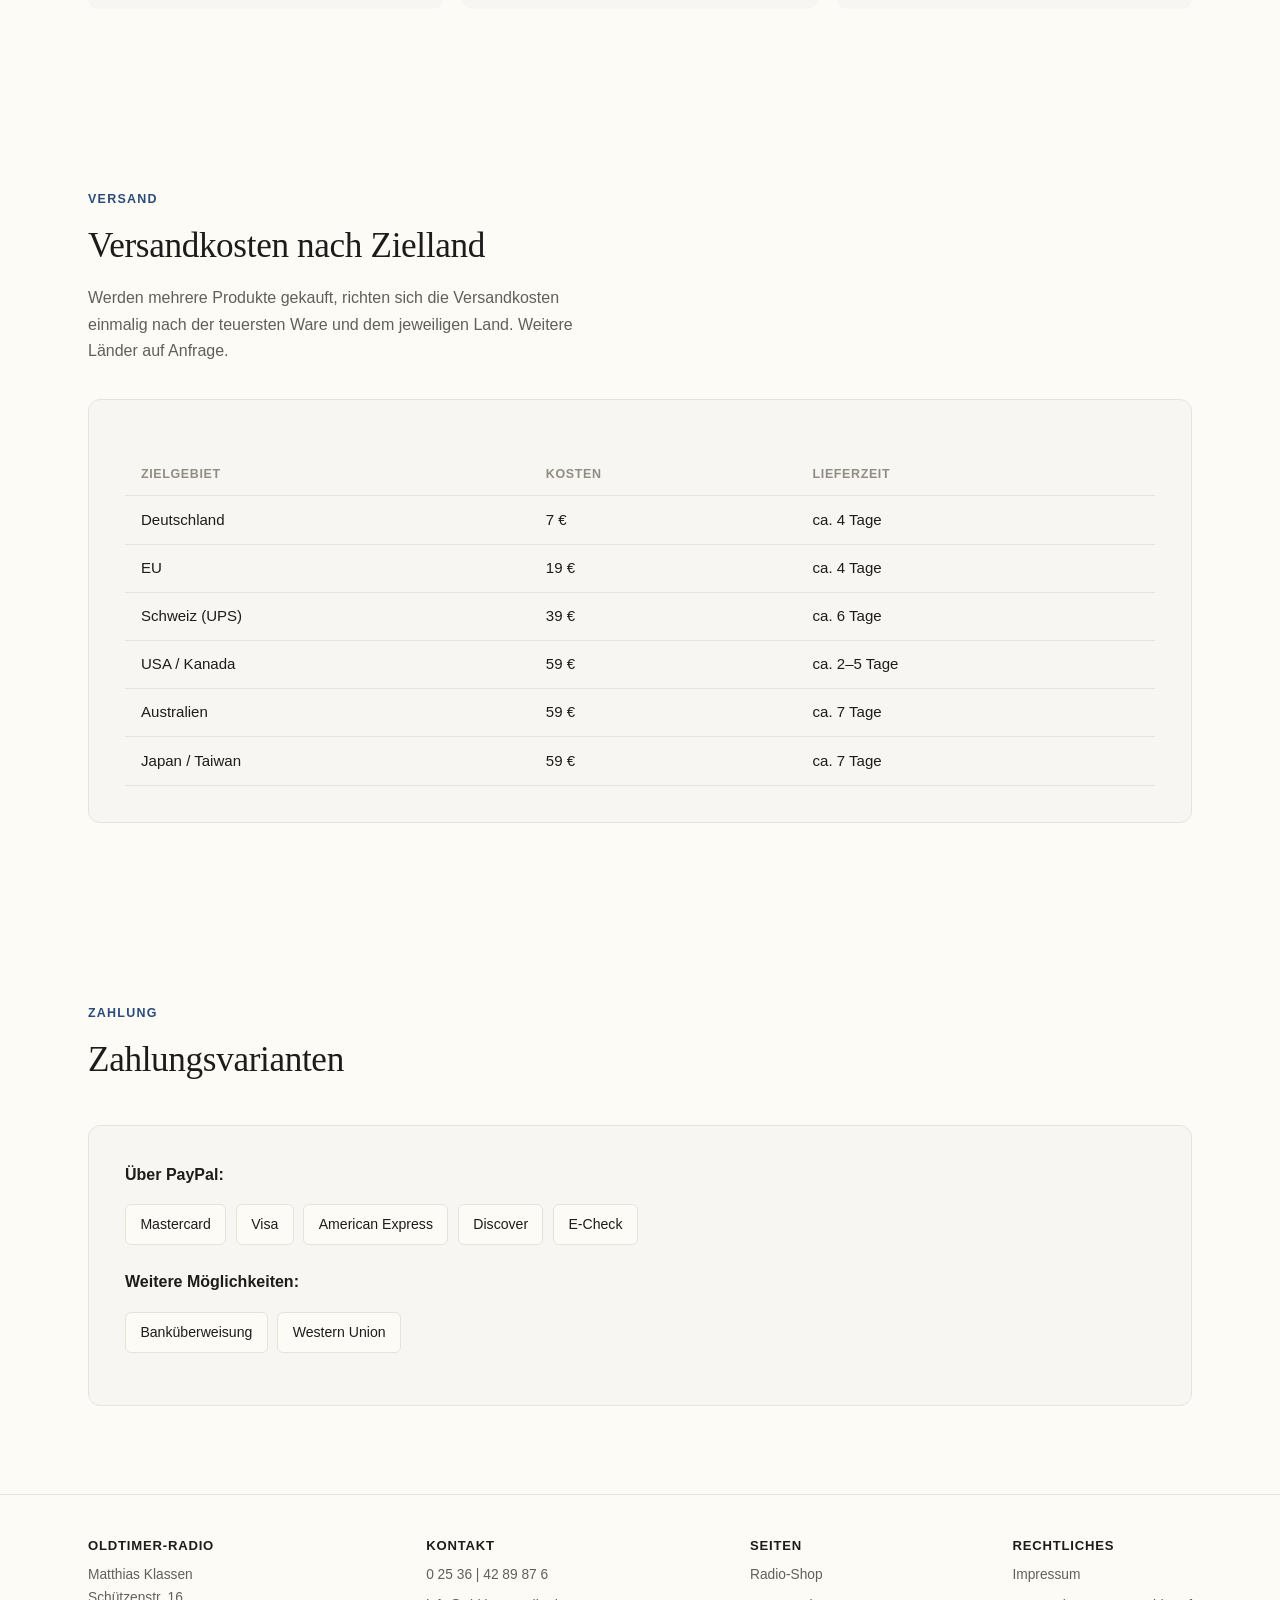
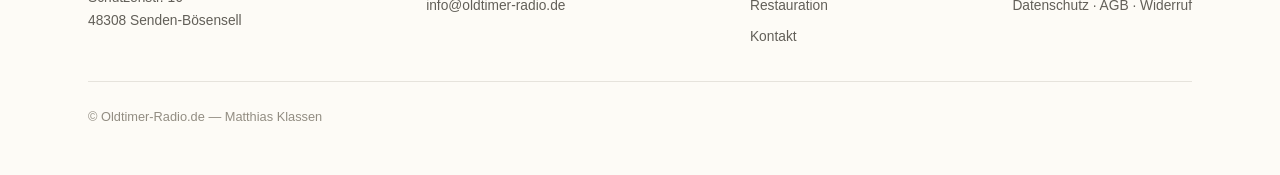
<file: shop.html>
<!DOCTYPE html>
<html lang="de">
<head>
<meta charset="UTF-8">
<title>Radio-Shop — Oldtimer-Radio.de</title>
<meta name="viewport" content="width=device-width, initial-scale=1.0">
<meta name="description" content="Restaurierte Original-Autoradios und Ersatzteile für über 25 Marken — von Alfa bis Volvo.">
<link rel="stylesheet" href="css/site.css">
</head>
<body>

<nav class="nav">
  <a class="brand" href="index.html">
    <img src="images/logo-mk.png" alt="Oldtimer-Radio Logo">
    <span class="brand-text"><strong>Oldtimer-Radio</strong><span>seit 1989 · Senden-Bösensell</span></span>
  </a>
  <ul class="navlinks">
    <li><a href="index.html">Start</a></li>
    <li><a href="shop.html" aria-current="page">Radio-Shop</a></li>
    <li><a href="restauration.html">Restauration</a></li>
    <li><a href="kontakt.html">Kontakt</a></li>
  </ul>
</nav>

<div class="wrap">
  <header class="page-header">
    <span class="eyebrow">Radio-Shop</span>
    <h1>Produkte für Auge, Ohr und Herz.</h1>
    <p>Restaurierte Original-Autoradios, Blenden, Knöpfe und Bedienungsanleitungen — sortiert nach Fahrzeugmarke. Bilder im Shop sind Archivbilder und können leicht von der Originalware abweichen.</p>
  </header>

  <section class="block" style="padding-top:0">
    <div class="section-head">
      <span class="eyebrow">Sortiment nach Marke</span>
      <h2>Von Alfa bis Volvo</h2>
    </div>
    <div class="category-grid">
      <a class="category-chip" href="#">Alfa</a>
      <a class="category-chip" href="#">Audi</a>
      <a class="category-chip" href="#">BMW</a>
      <a class="category-chip" href="#">Borgward</a>
      <a class="category-chip" href="#">Citroën</a>
      <a class="category-chip" href="#">DKW</a>
      <a class="category-chip" href="#">Englische KFZ</a>
      <a class="category-chip" href="#">Ersatzteile</a>
      <a class="category-chip" href="#">Ferrari</a>
      <a class="category-chip" href="#">Fiat</a>
      <a class="category-chip" href="#">Ford</a>
      <a class="category-chip" href="#">Jaguar</a>
      <a class="category-chip" href="#">Mercedes-Benz</a>
      <a class="category-chip" href="#">NSU</a>
      <a class="category-chip" href="#">Opel</a>
      <a class="category-chip" href="#">Peugeot</a>
      <a class="category-chip" href="#">Porsche</a>
      <a class="category-chip" href="#">Renault</a>
      <a class="category-chip" href="#">Saab</a>
      <a class="category-chip" href="#">Simca</a>
      <a class="category-chip" href="#">Universal</a>
      <a class="category-chip" href="#">Volkswagen</a>
      <a class="category-chip" href="#">Volvo</a>
      <a class="category-chip" href="#">Youngtimer</a>
      <a class="category-chip" href="#">Gutscheine</a>
      <a class="category-chip" href="#">Alle KFZ</a>
    </div>
    <p class="form-note" style="margin-top:1.5rem">Hinweis: Die genaue Stückzahl je Kategorie und der Bestellvorgang laufen aktuell über den bestehenden WooCommerce-Shop — hier ist Platz für die jeweilige Produktliste, sobald sie in dieses Layout übernommen wird.</p>
  </section>

  <section class="block">
    <div class="section-head">
      <span class="eyebrow">Aus dem Sortiment</span>
      <h2>Beispiele restaurierter Geräte</h2>
    </div>
    <div class="gallery-grid">
      <figure>
        <img src="images/produkte/becker-hero.jpg" alt="Restauriertes Autoradio, Schrägansicht">
        <figcaption>Blaupunkt — Frontblende komplett</figcaption>
      </figure>
      <figure>
        <img src="images/produkte/vw-radio.jpg" alt="Volkswagen Autoradio mit VW-Logo auf dem Drehknopf">
        <figcaption>Volkswagen — restauriert</figcaption>
      </figure>
      <figure>
        <img src="images/produkte/blaupunkt-digital.jpg" alt="Blaupunkt Autoradio, späteres Modell mit AM/FM-Skala">
        <figcaption>Blaupunkt — späteres Modell, AM/FM</figcaption>
      </figure>
    </div>
  </section>

  <section class="block">
    <div class="section-head">
      <span class="eyebrow">Versand</span>
      <h2>Versandkosten nach Zielland</h2>
      <p>Werden mehrere Produkte gekauft, richten sich die Versandkosten einmalig nach der teuersten Ware und dem jeweiligen Land. Weitere Länder auf Anfrage.</p>
    </div>
    <div class="panel">
      <table class="info-table">
        <thead><tr><th>Zielgebiet</th><th>Kosten</th><th>Lieferzeit</th></tr></thead>
        <tbody>
          <tr><td>Deutschland</td><td class="num">7 €</td><td>ca. 4 Tage</td></tr>
          <tr><td>EU</td><td class="num">19 €</td><td>ca. 4 Tage</td></tr>
          <tr><td>Schweiz (UPS)</td><td class="num">39 €</td><td>ca. 6 Tage</td></tr>
          <tr><td>USA / Kanada</td><td class="num">59 €</td><td>ca. 2–5 Tage</td></tr>
          <tr><td>Australien</td><td class="num">59 €</td><td>ca. 7 Tage</td></tr>
          <tr><td>Japan / Taiwan</td><td class="num">59 €</td><td>ca. 7 Tage</td></tr>
        </tbody>
      </table>
    </div>
  </section>

  <section class="block">
    <div class="section-head">
      <span class="eyebrow">Zahlung</span>
      <h2>Zahlungsvarianten</h2>
    </div>
    <div class="panel">
      <p style="margin:0"><strong>Über PayPal:</strong></p>
      <ul class="pay-list">
        <li>Mastercard</li><li>Visa</li><li>American Express</li><li>Discover</li><li>E-Check</li>
      </ul>
      <p style="margin-top:1.5rem"><strong>Weitere Möglichkeiten:</strong></p>
      <ul class="pay-list">
        <li>Banküberweisung</li><li>Western Union</li>
      </ul>
    </div>
  </section>
</div>

<footer>
  <div class="wrap">
    <div class="footer-row">
      <div class="footer-col">
        <strong>Oldtimer-Radio</strong>
        <span>Matthias Klassen<br>Schützenstr. 16<br>48308 Senden-Bösensell</span>
      </div>
      <div class="footer-col">
        <strong>Kontakt</strong>
        <a href="tel:+4925364289876">0 25 36 | 42 89 87 6</a>
        <a href="mailto:info@oldtimer-radio.de">info@oldtimer-radio.de</a>
      </div>
      <div class="footer-col">
        <strong>Seiten</strong>
        <a href="shop.html">Radio-Shop</a>
        <a href="restauration.html">Restauration</a>
        <a href="kontakt.html">Kontakt</a>
      </div>
      <div class="footer-col">
        <strong>Rechtliches</strong>
        <a href="impressum.html">Impressum</a>
        <a href="gesetzliches.html">Datenschutz · AGB · Widerruf</a>
      </div>
    </div>
    <div class="footer-bottom">© Oldtimer-Radio.de — Matthias Klassen</div>
  </div>
</footer>

</body>
</html>
</file>
<file: css/site.css>
/* =================================================================
   Oldtimer-Radio.de — modernisiertes Stylesheet
   Gleicher Stil wie die echte Seite (hell, ruhig, ein Akzentton),
   nur mit echter Typografie-Hierarchie, echten Fotos und Struktur
   statt Stichpunkt-Listen und Standard-WordPress-Look.
   ================================================================= */

:root {
  --bg:        #fdfbf6;
  --bg-alt:    #f7f6f3;
  --ink:       #1c1c1a;
  --ink-soft:  #625f58;
  --ink-faint: #928d82;
  --accent:    #2b4c78;  /* Blau aus dem MK-Logo */
  --accent-dk: #203a5c;
  --line:      #e6e3dc;
  --radius:    12px;
  --maxw:      1200px;
}

* { box-sizing: border-box; }

body {
  margin: 0;
  background: var(--bg);
  color: var(--ink);
  font-family: -apple-system, BlinkMacSystemFont, "SF Pro Text", "Segoe UI", Roboto, sans-serif;
  line-height: 1.65;
  position: relative;
  isolation: isolate;
}

/* dezentes, sich wiederholendes Muster im Hintergrund (Original-Asset) */
body::before {
  content: "";
  position: fixed;
  inset: 0;
  z-index: -1;
  background-color: var(--bg);
  background-image: url("../images/pattern-cars-seamless.png");
  background-repeat: repeat;
  background-size: 320px 222px;
  opacity: 0.7;
}

a { color: inherit; }
img { max-width: 100%; display: block; }
figure { margin: 0; }

.wrap {
  max-width: var(--maxw);
  margin: 0 auto;
  padding: 0 clamp(1.25rem, 4vw, 3rem);
}

h1, h2, h3 {
  font-family: ui-serif, "New York", Georgia, serif;
  font-weight: 500;
  letter-spacing: -0.01em;
  text-wrap: balance;
  margin: 0;
}

.eyebrow {
  font-size: 0.78rem;
  letter-spacing: 0.1em;
  text-transform: uppercase;
  color: var(--accent);
  font-weight: 600;
}

/* ---------- Nav ---------- */
.nav {
  display: flex; align-items: center; justify-content: space-between;
  padding: 1.2rem clamp(1.25rem, 4vw, 3rem);
  border-bottom: 1px solid var(--line);
  background: rgba(253,251,246,0.92);
  backdrop-filter: blur(10px);
  position: sticky; top: 0; z-index: 20;
}
.brand { display: flex; align-items: center; gap: 0.7rem; text-decoration: none; color: var(--ink); }
.brand img { height: 42px; width: auto; }
.brand-text { display: flex; flex-direction: column; line-height: 1.2; }
.brand-text strong { font-size: 1.02rem; letter-spacing: -0.01em; }
.brand-text span { font-size: 0.72rem; color: var(--ink-faint); }
.navlinks { display: flex; gap: 2rem; list-style: none; margin: 0; padding: 0; font-size: 0.92rem; }
.navlinks a { text-decoration: none; color: var(--ink-soft); }
.navlinks a:hover, .navlinks a[aria-current="page"] { color: var(--ink); }
.navlinks a[aria-current="page"] { font-weight: 600; }
.nav__toggle { display: none; }

@media (max-width: 760px) {
  .navlinks { display: none; }
}

/* ---------- Buttons ---------- */
.btnrow { display: flex; gap: 0.9rem; margin-top: 2rem; flex-wrap: wrap; }
.btn {
  padding: 0.8rem 1.5rem; border-radius: 6px; font-size: 0.92rem; font-weight: 600;
  text-decoration: none; border: 1px solid transparent; display: inline-block; cursor: pointer;
  font-family: inherit;
}
.btn.primary { background: var(--accent); color: #fff; }
.btn.primary:hover { background: var(--accent-dk); }
.btn.ghost { background: var(--bg); border-color: var(--ink); color: var(--ink); box-shadow: 0 1px 3px rgba(28,27,20,0.06); }
.btn.ghost:hover { border-color: var(--accent); color: var(--accent); background: var(--bg-alt); }

/* ---------- Page header (non-home pages) ---------- */
.page-header {
  padding: clamp(2.5rem, 6vw, 4rem) 0 1.5rem;
  border-bottom: 1px solid var(--line);
  margin-bottom: clamp(2.5rem, 6vw, 4rem);
}
.page-header h1 {
  font-size: clamp(2rem, 4.4vw, 3rem);
  margin-top: 0.5rem;
}
.page-header p { color: var(--ink-soft); max-width: 60ch; margin-top: 0.8rem; font-size: 1.05rem; }

/* ---------- Hero (Home) ---------- */
.hero { padding: clamp(3rem, 7vw, 5rem) 0 0; }
.hero-grid {
  display: grid; grid-template-columns: 1fr 1.15fr;
  gap: clamp(2rem, 5vw, 4rem); align-items: start;
}
@media (max-width: 900px) { .hero-grid { grid-template-columns: 1fr; } }
.hero h1 {
  font-size: clamp(2.3rem, 4.6vw, 3.6rem);
  line-height: 1.08; margin: 0.6rem 0 1.2rem;
}
.hero p.lede { color: var(--ink-soft); font-size: 1.08rem; max-width: 46ch; }
.hero-figure {
  border-radius: var(--radius); overflow: hidden; box-shadow: 0 30px 70px -35px rgba(28,28,26,0.35);
  background: var(--bg);
}
.hero-photo { display: block; }
.hero-caption {
  margin: 0; padding: 1rem 1.25rem;
  font-size: 0.88rem; color: var(--ink-soft); background: var(--bg-alt);
  border-top: 1px solid var(--line);
}

/* ---------- Facts strip ---------- */
.facts {
  margin-top: clamp(3rem, 7vw, 5rem);
  background: var(--bg-alt);
  border: 1px solid var(--line);
  border-radius: var(--radius);
  padding: 2rem clamp(1.5rem, 4vw, 2.5rem);
  display: grid; grid-template-columns: repeat(auto-fit, minmax(180px, 1fr)); gap: 1.5rem;
}
.fact strong { display: block; font-size: 1.05rem; }
.fact span { font-size: 0.88rem; color: var(--ink-soft); }

/* ---------- Sections ---------- */
section.block { padding: clamp(3.5rem, 7vw, 5.5rem) 0; }
.section-head { max-width: 60ch; margin-bottom: 2.2rem; }
.section-head h2 { font-size: clamp(1.6rem, 3vw, 2.2rem); margin: 0.4rem 0 0; }
.section-head p { color: var(--ink-soft); margin-top: 0.6rem; }

/* ---------- Gallery ---------- */
.gallery-grid { display: grid; grid-template-columns: repeat(3, 1fr); gap: 1.2rem; }
@media (max-width: 780px) { .gallery-grid { grid-template-columns: 1fr; } }
.gallery-grid figure { margin: 0; border-radius: 10px; overflow: hidden; background: var(--bg-alt); }
.gallery-grid img { width: 100%; height: 260px; object-fit: cover; display: block; }
.gallery-grid figcaption { padding: 0.8rem 1rem; font-size: 0.85rem; color: var(--ink-soft); }

/* ---------- Service teaser cards (Home) ---------- */
.teaser-grid { display: grid; grid-template-columns: repeat(2, 1fr); gap: 1.4rem; }
@media (max-width: 780px) { .teaser-grid { grid-template-columns: 1fr; } }
.teaser-card {
  border: 1px solid var(--line); border-radius: var(--radius); padding: 2rem;
  background: var(--bg); display: flex; flex-direction: column; gap: 0.8rem;
}
.teaser-card h3 { font-size: 1.3rem; }
.teaser-card p { color: var(--ink-soft); margin: 0; flex-grow: 1; }
.teaser-card a { color: var(--accent); font-weight: 600; text-decoration: none; font-size: 0.92rem; }
.teaser-card a:hover { text-decoration: underline; }

/* ---------- Panel (freischwebende Inhalte bekommen eine Fläche) ---------- */
.panel {
  background: var(--bg-alt);
  border: 1px solid var(--line);
  border-radius: var(--radius);
  padding: clamp(1.5rem, 4vw, 2.25rem);
}

/* ---------- Category grid (Shop) ---------- */
.category-grid {
  display: grid; grid-template-columns: repeat(auto-fill, minmax(150px, 1fr)); gap: 0.9rem;
}
.category-chip {
  border: 1px solid var(--line); border-radius: 8px; padding: 0.9rem 1.1rem;
  font-size: 0.92rem; background: var(--bg);
  text-decoration: none; color: var(--ink);
  display: flex; align-items: center; justify-content: space-between; gap: 0.5rem;
  transition: border-color 0.15s ease, color 0.15s ease, background 0.15s ease;
}
.category-chip::after { content: "→"; opacity: 0; color: var(--accent); transition: opacity 0.15s ease, transform 0.15s ease; transform: translateX(-4px); }
.category-chip:hover { border-color: var(--accent); color: var(--accent); background: var(--bg-alt); }
.category-chip:hover::after { opacity: 1; transform: translateX(0); }

/* ---------- Info table (Shop: Versand/Zahlung) ---------- */
.info-table { width: 100%; border-collapse: collapse; margin-top: 1rem; }
.info-table th, .info-table td {
  text-align: left; padding: 0.7rem 1rem; border-bottom: 1px solid var(--line); font-size: 0.94rem;
}
.info-table th { color: var(--ink-faint); font-weight: 600; font-size: 0.78rem; text-transform: uppercase; letter-spacing: 0.05em; }
.info-table td.num { font-variant-numeric: tabular-nums; }

.pay-list { display: flex; flex-wrap: wrap; gap: 0.6rem; margin-top: 1rem; padding: 0; list-style: none; }
.pay-list li {
  border: 1px solid var(--line); border-radius: 6px; padding: 0.5rem 0.9rem; font-size: 0.88rem; background: var(--bg);
}

/* ---------- Process steps (Restauration) ---------- */
.steps { display: flex; flex-direction: column; gap: 0; margin-top: 1rem; }
.step { display: grid; grid-template-columns: 3rem 1fr; gap: 1.2rem; padding: 1.6rem 0; border-top: 1px solid var(--line); }
.step:last-child { border-bottom: 1px solid var(--line); }
.step .step-num { font-family: ui-serif, "New York", Georgia, serif; font-size: 1.4rem; color: var(--accent); }
.step h3 { font-size: 1.1rem; margin-bottom: 0.4rem; }
.step p { color: var(--ink-soft); margin: 0; }

/* ---------- Contact ---------- */
.contact-grid { display: grid; grid-template-columns: 1fr 1.1fr; gap: clamp(2rem, 5vw, 4rem); }
@media (max-width: 780px) { .contact-grid { grid-template-columns: 1fr; } }
.contact-info dl { margin: 1.6rem 0 0; display: flex; flex-direction: column; gap: 1.1rem; }
.contact-info dt { font-size: 0.78rem; text-transform: uppercase; letter-spacing: 0.08em; color: var(--ink-faint); }
.contact-info dd { margin: 0.2rem 0 0; font-size: 1rem; }

form.contact-form {
  background: var(--bg-alt); border: 1px solid var(--line); border-radius: var(--radius);
  padding: clamp(1.5rem, 4vw, 2.25rem); display: flex; flex-direction: column; gap: 1.1rem;
}
.field { display: flex; flex-direction: column; gap: 0.4rem; }
.field label { font-size: 0.82rem; color: var(--ink-soft); }
.field input, .field textarea, .field select {
  font: inherit; font-size: 0.96rem; padding: 0.7rem 0.85rem; border-radius: 8px;
  border: 1px solid var(--line); background: var(--bg); color: var(--ink);
}
.field textarea { resize: vertical; min-height: 100px; }
.field input:focus, .field textarea:focus, .field select:focus {
  outline: 2px solid var(--accent); outline-offset: 1px; border-color: var(--accent);
}
.form-note { font-size: 0.8rem; color: var(--ink-faint); }
.form-row { display: grid; grid-template-columns: 1fr 1fr; gap: 1rem; }
@media (max-width: 500px) { .form-row { grid-template-columns: 1fr; } }

/* ---------- Legal ---------- */
.legal { max-width: 68ch; }
.legal h2 { font-size: 1.3rem; margin: 2rem 0 0.6rem; }
.legal h2:first-child { margin-top: 0; }
.legal p { color: var(--ink-soft); }
.legal .placeholder-note {
  border-left: 3px solid var(--accent); padding: 0.9rem 1.1rem; background: var(--bg-alt);
  font-size: 0.88rem; color: var(--ink-soft); border-radius: 0 8px 8px 0; margin: 1.5rem 0;
}

/* ---------- Footer ---------- */
footer {
  border-top: 1px solid var(--line);
  padding: 2.5rem 0 3rem;
}
.footer-row {
  display: flex; justify-content: space-between; align-items: flex-start; flex-wrap: wrap;
  gap: 2rem; font-size: 0.86rem; color: var(--ink-soft);
}
.footer-col { display: flex; flex-direction: column; gap: 0.5rem; }
.footer-col strong { color: var(--ink); font-size: 0.82rem; text-transform: uppercase; letter-spacing: 0.06em; }
.footer-col a { text-decoration: none; color: var(--ink-soft); }
.footer-col a:hover { color: var(--accent); }
.footer-bottom { margin-top: 2rem; padding-top: 1.5rem; border-top: 1px solid var(--line); font-size: 0.8rem; color: var(--ink-faint); }
</file>
